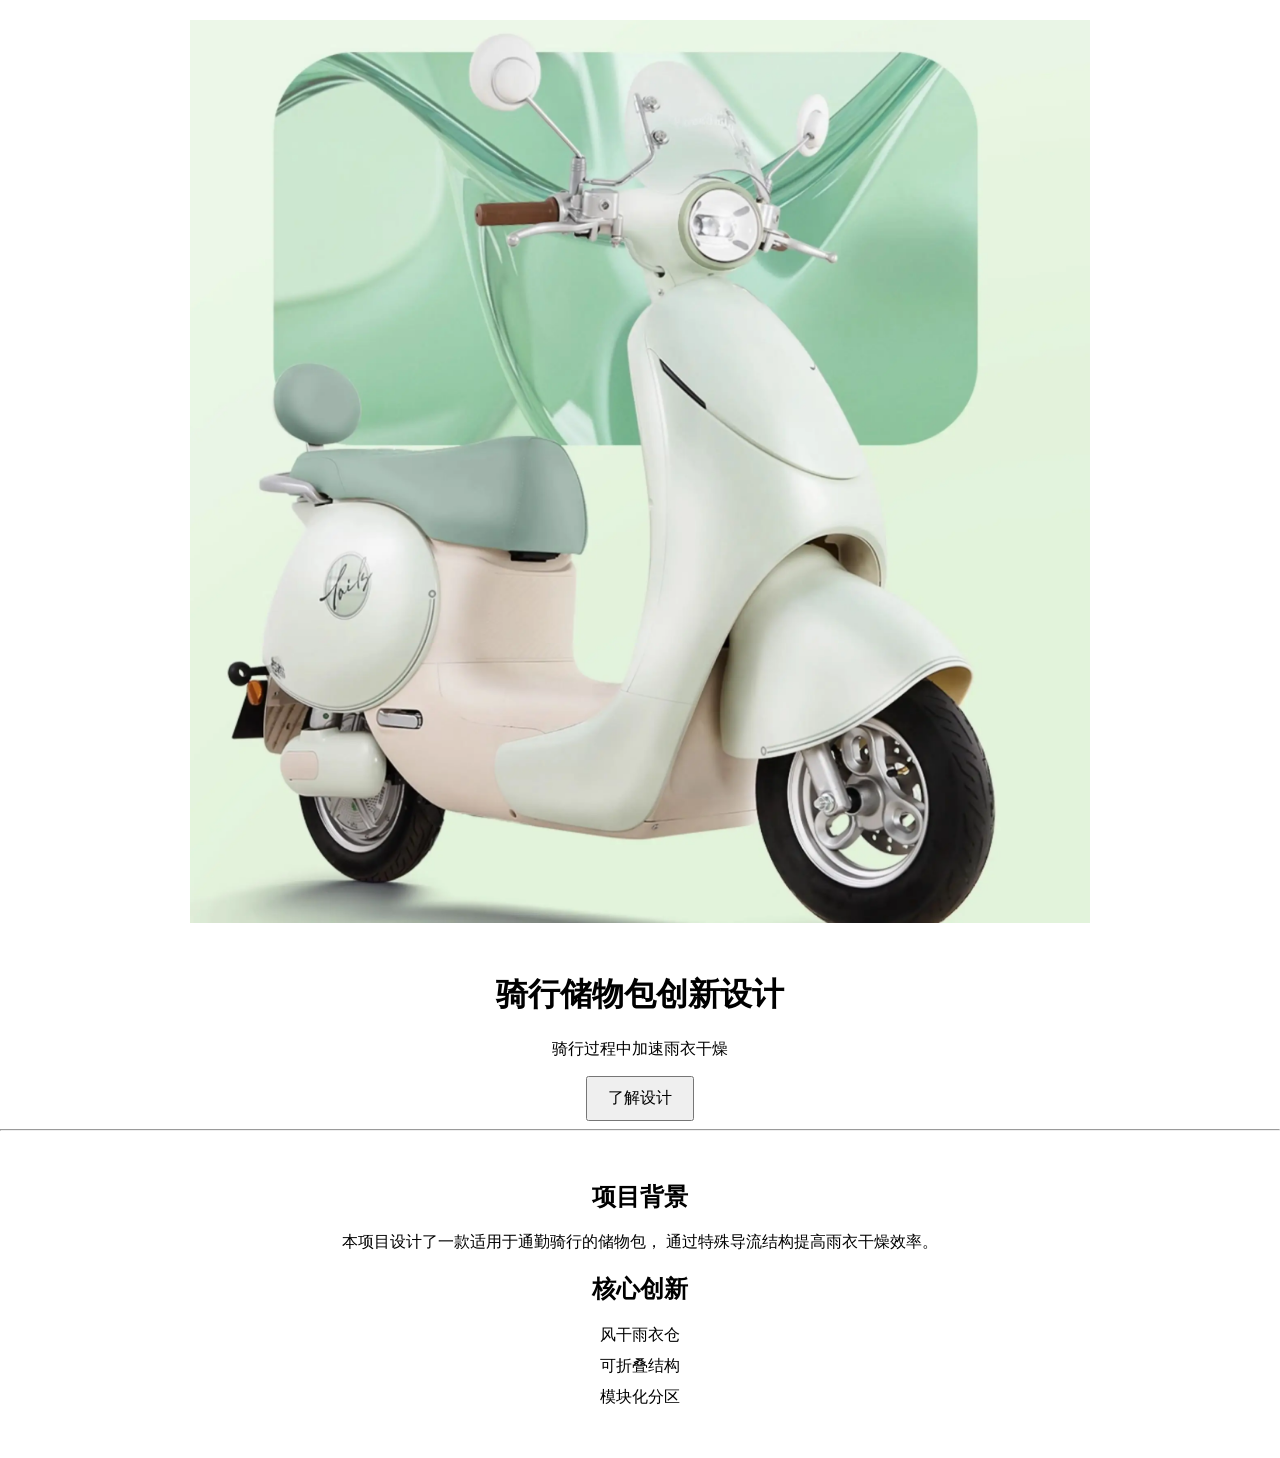
<file: index.html>
<!DOCTYPE html>
<html lang="zh-CN">
<head>
    <meta charset="UTF-8">
    <meta name="viewport" content="width=device-width, initial-scale=1.0">
    <title>骑行储物包设计</title>

    <link rel="stylesheet" href="style.css">
</head>
<body>

    <img src="images/hero.png" alt="骑行储物包">

    <h1>骑行储物包创新设计</h1>

    <p>骑行过程中加速雨衣干燥</p>

    <button onclick="window.location.href='design.html'">
        了解设计
    </button>
    <hr>

    <section id="about">
        <h2>项目背景</h2>

        <p>
            本项目设计了一款适用于通勤骑行的储物包，
            通过特殊导流结构提高雨衣干燥效率。
        </p>

        <h2>核心创新</h2>

        <ul>
            <li>风干雨衣仓</li>
            <li>可折叠结构</li>
            <li>模块化分区</li>
        </ul>
    </section>

</body>
</html>
</file>
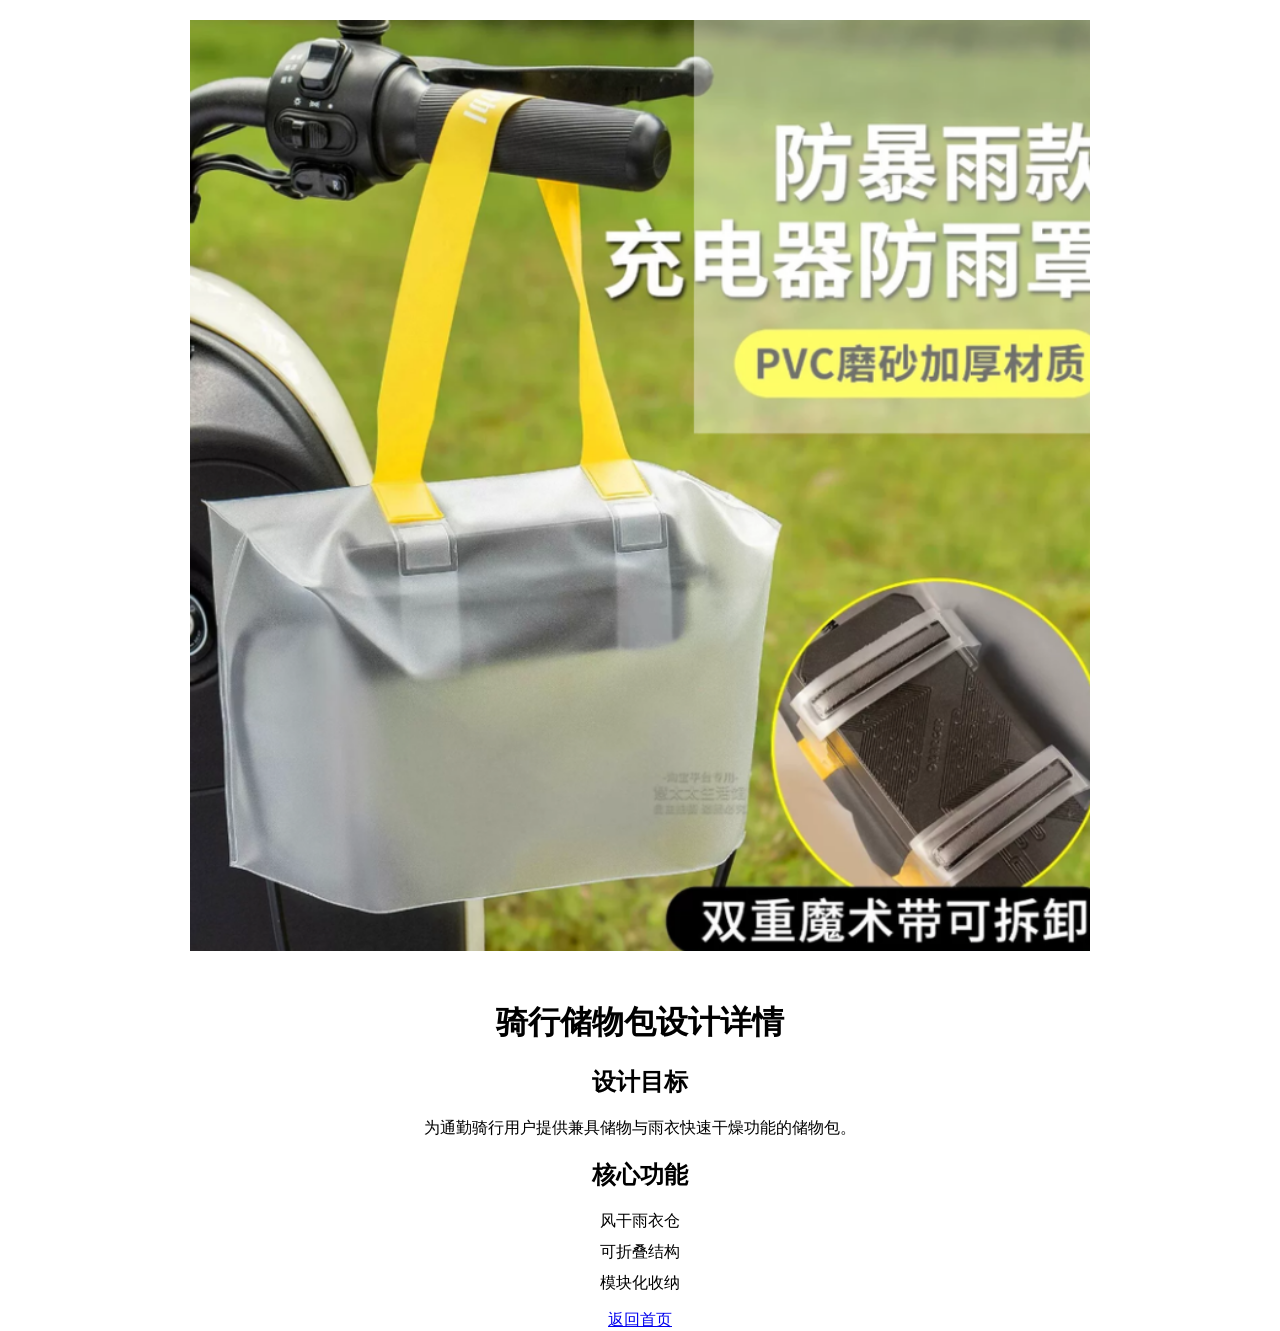
<file: design.html>
<!DOCTYPE html>
<html lang="zh-CN">
<head>
    <meta charset="UTF-8">
    <meta name="viewport" content="width=device-width, initial-scale=1.0">
    <title>设计详情</title>

    <link rel="stylesheet" href="style.css">
</head>
<body>

    <img src="images/design_show.png" alt="产品展示图">

    <h1>骑行储物包设计详情</h1>

    <h2>设计目标</h2>

    <p>
        为通勤骑行用户提供兼具储物与雨衣快速干燥功能的储物包。
    </p>

    <h2>核心功能</h2>

    <ul>
        <li>风干雨衣仓</li>
        <li>可折叠结构</li>
        <li>模块化收纳</li>
    </ul>

    <a href="index.html">
        返回首页
    </a>

</body>
</html>
</file>
<file: style.css>
body {
    font-family: Arial, sans-serif;
    text-align: center;
    margin: 0;
    padding: 0;
}

h1 {
    margin-top: 50px;
}

button {
    padding: 10px 20px;
    font-size: 16px;
    cursor: pointer;
}

section {
    margin: 50px auto;
    width: 80%;
}

ul {
    list-style: none;
    padding: 0;
}

li {
    margin: 10px 0;
}

img {
    width: 100%;
    max-width: 900px;
    height: auto;
    display: block;
    margin: 20px auto;
}
</file>
